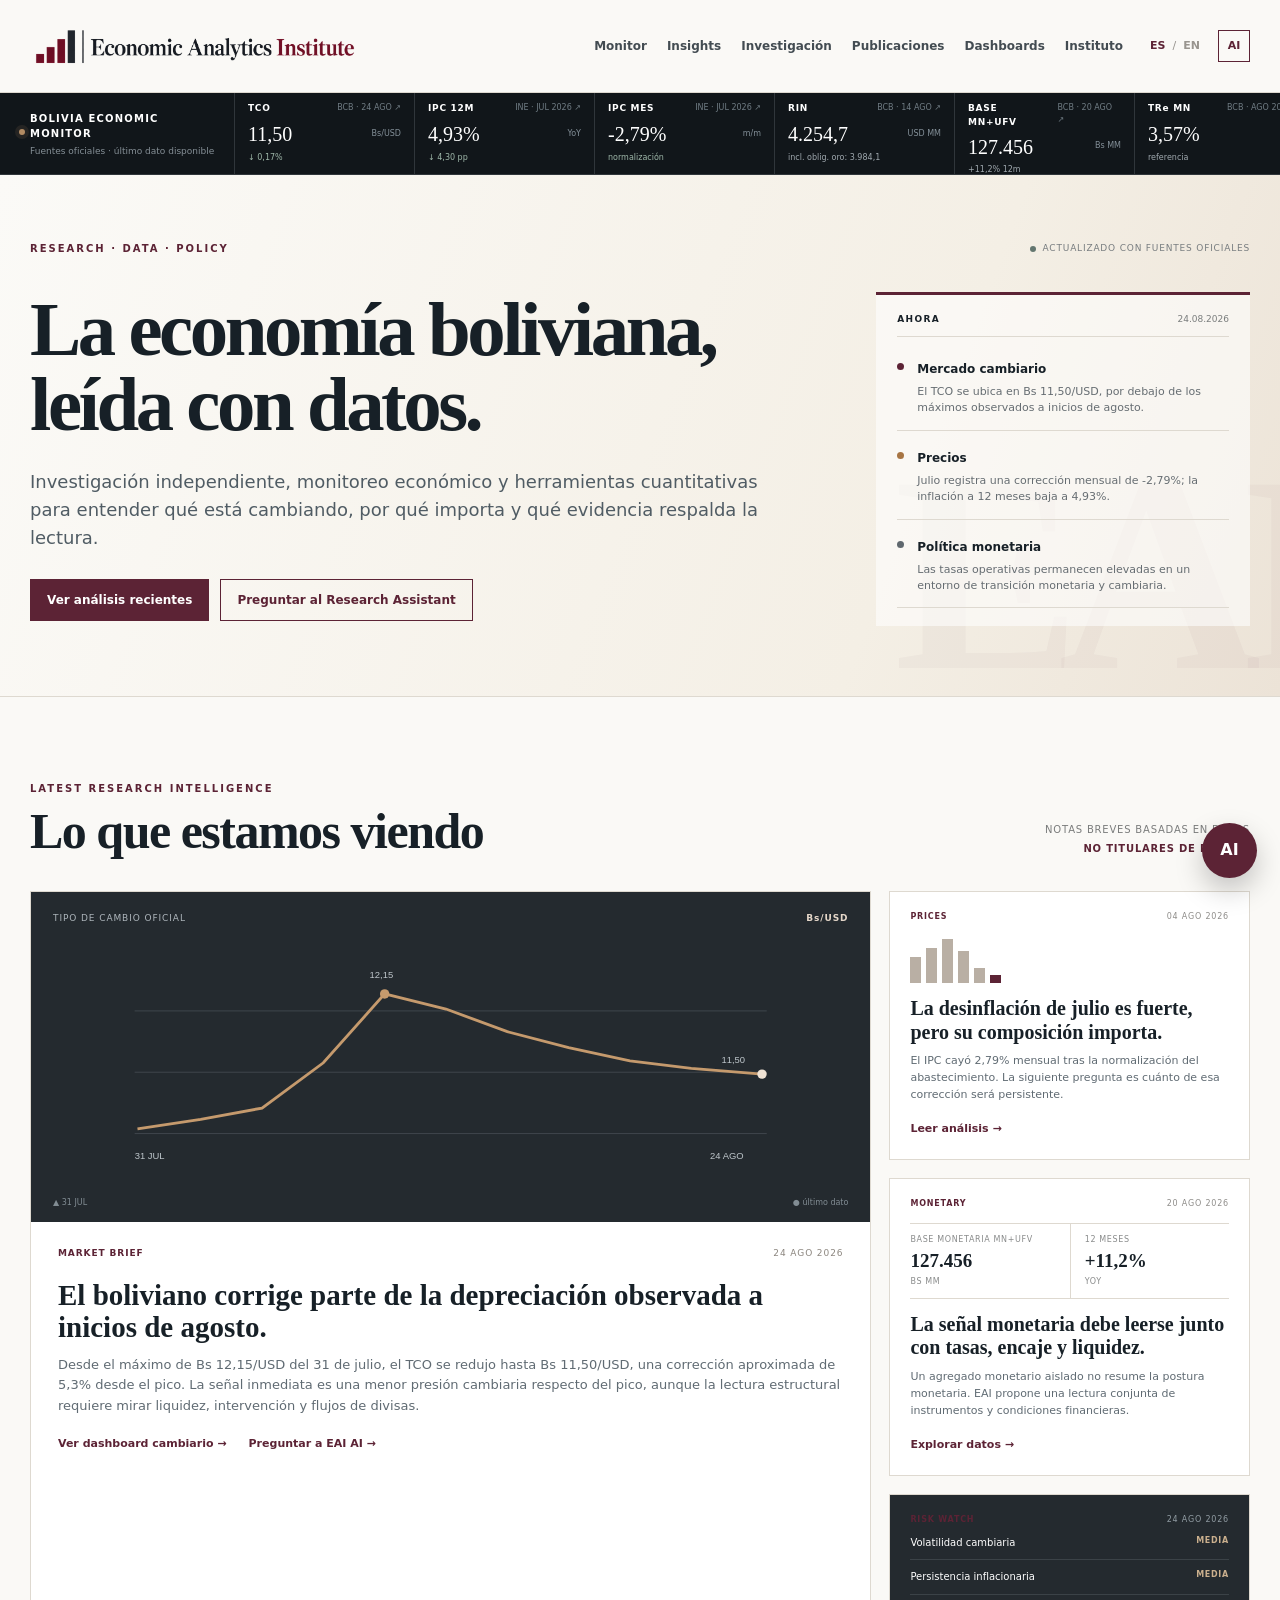
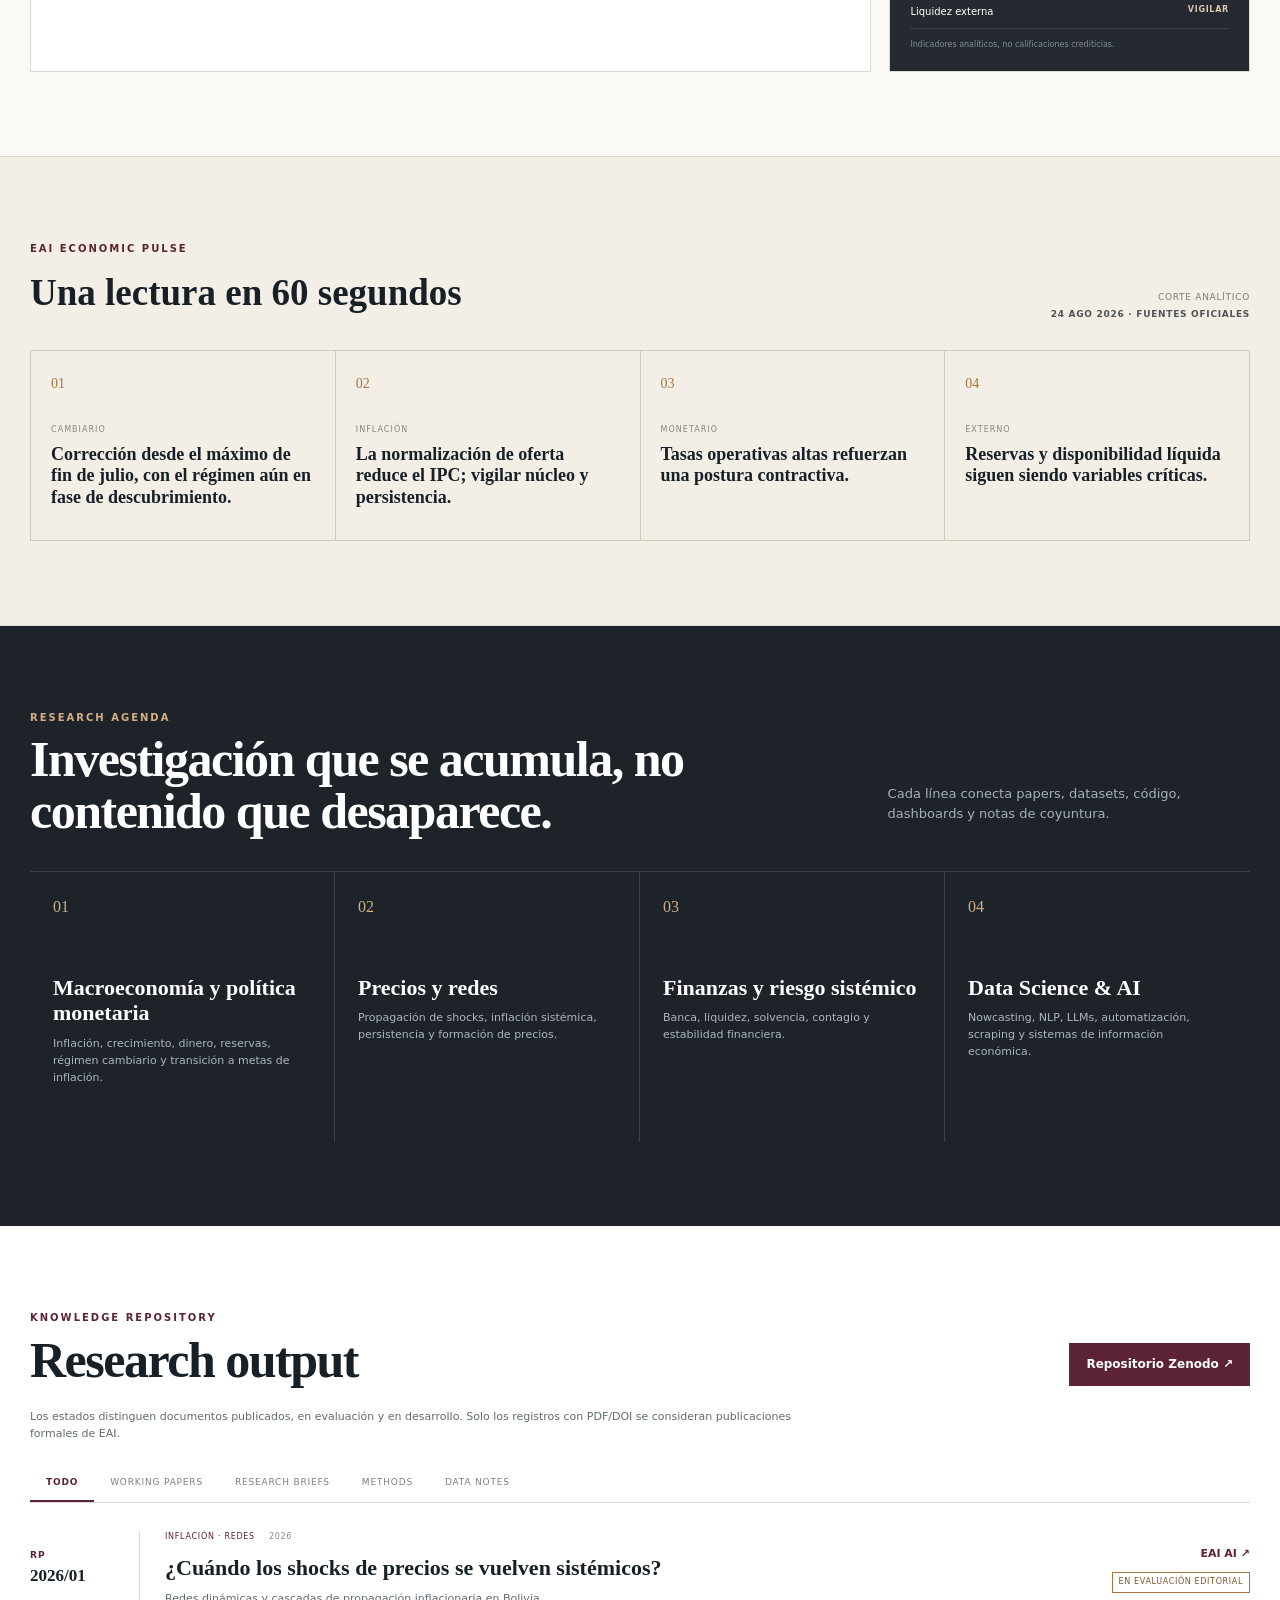
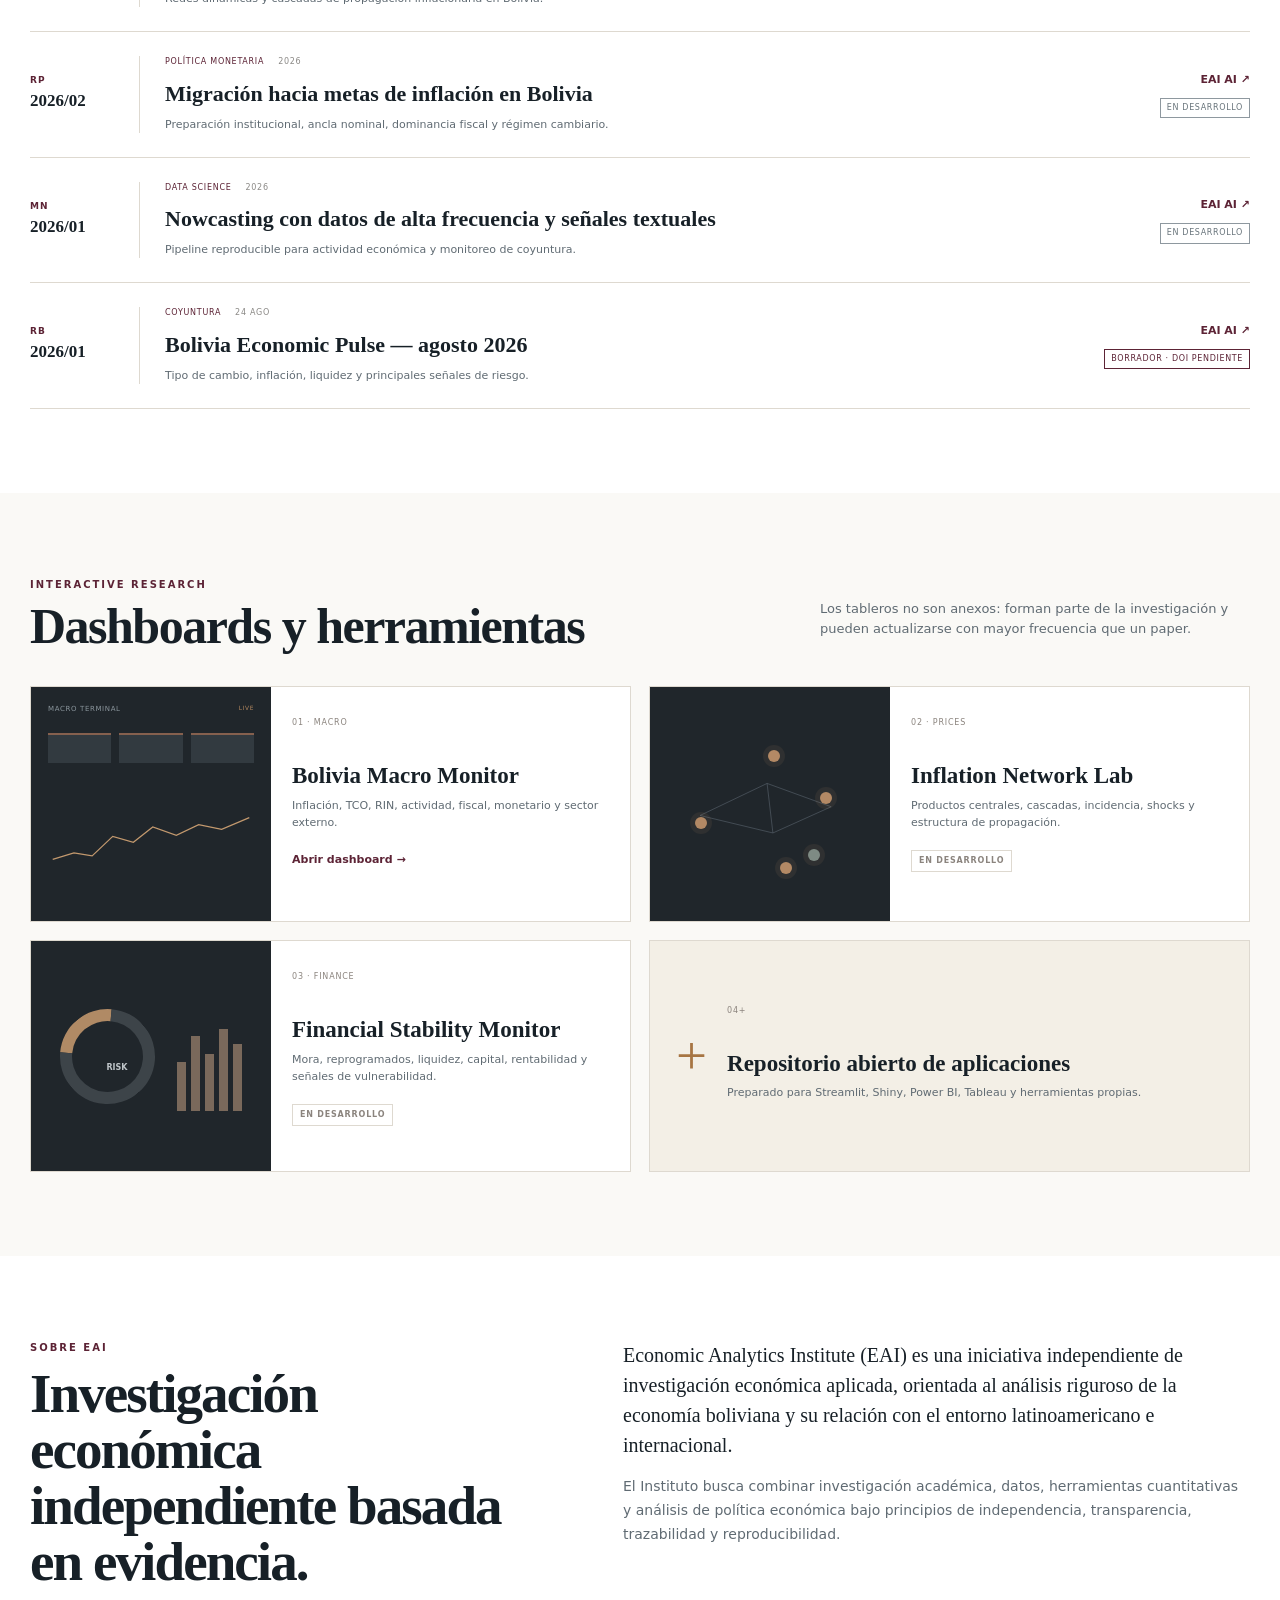
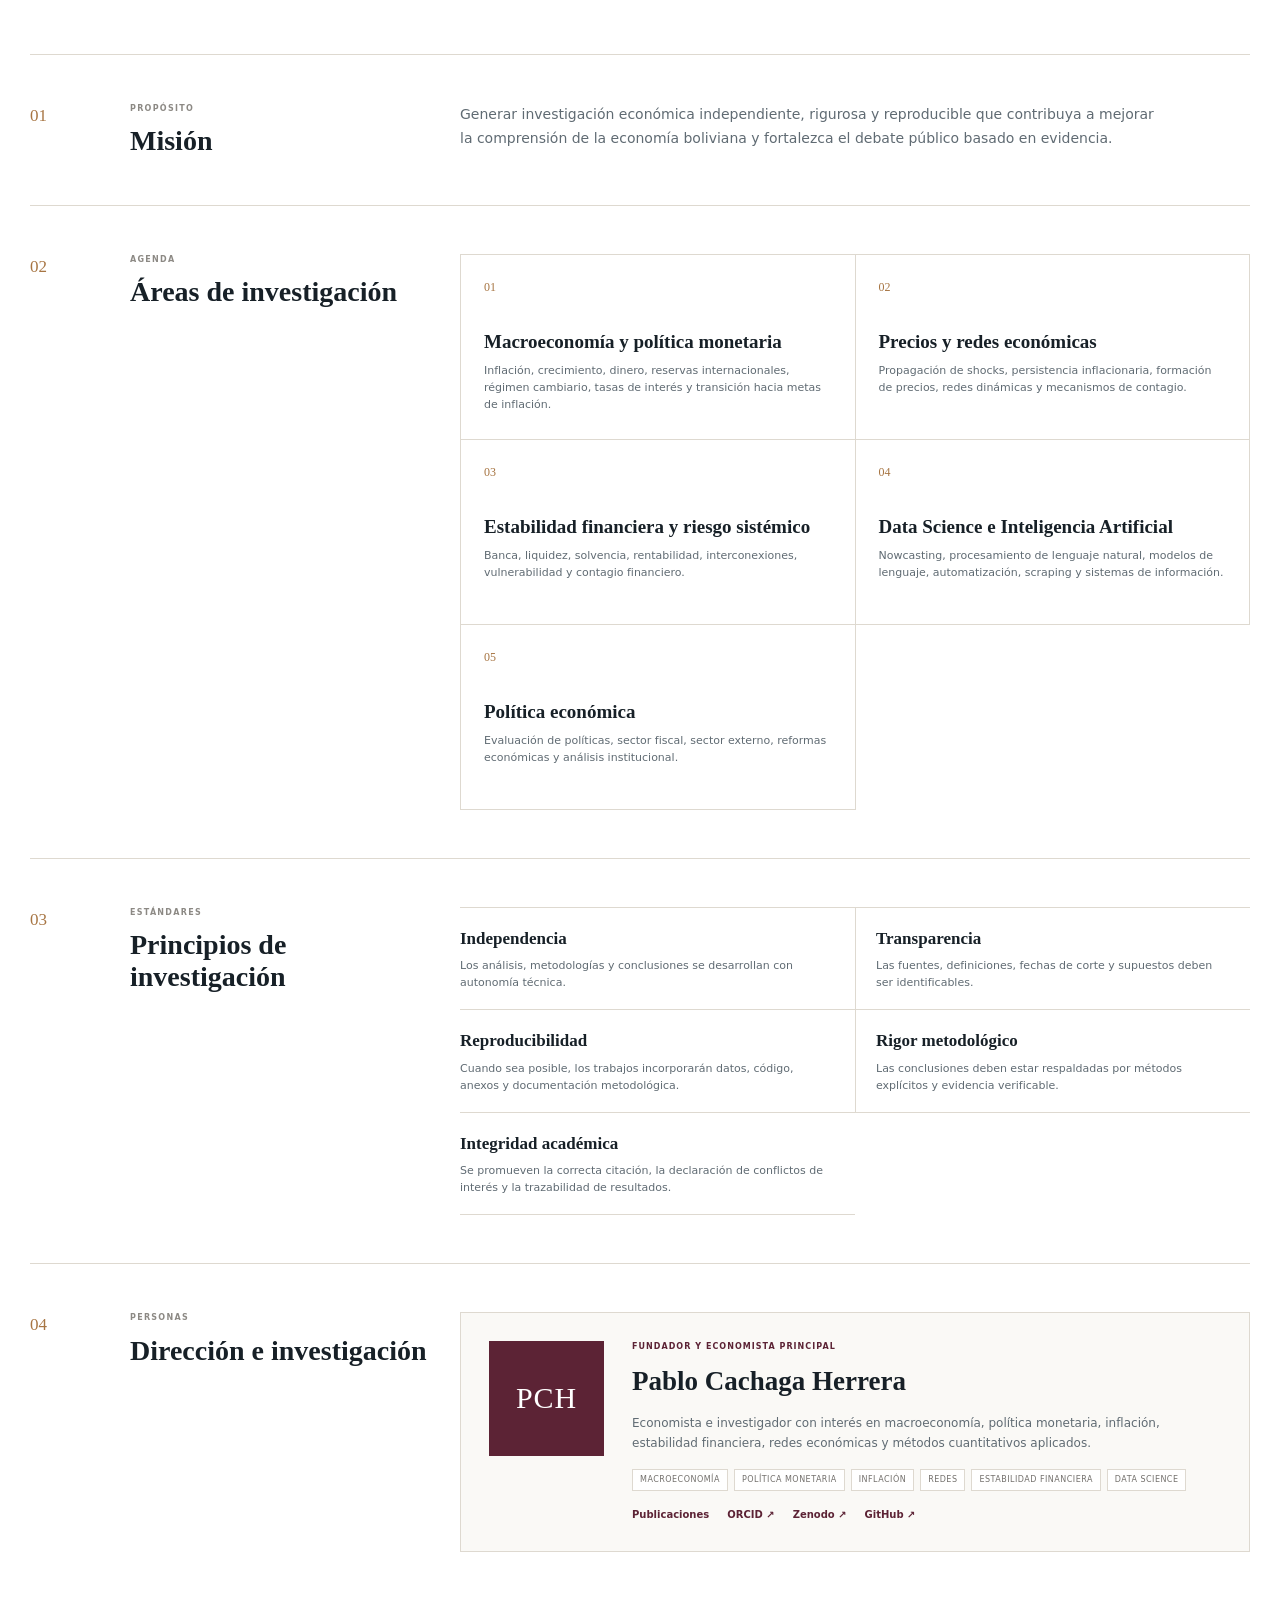
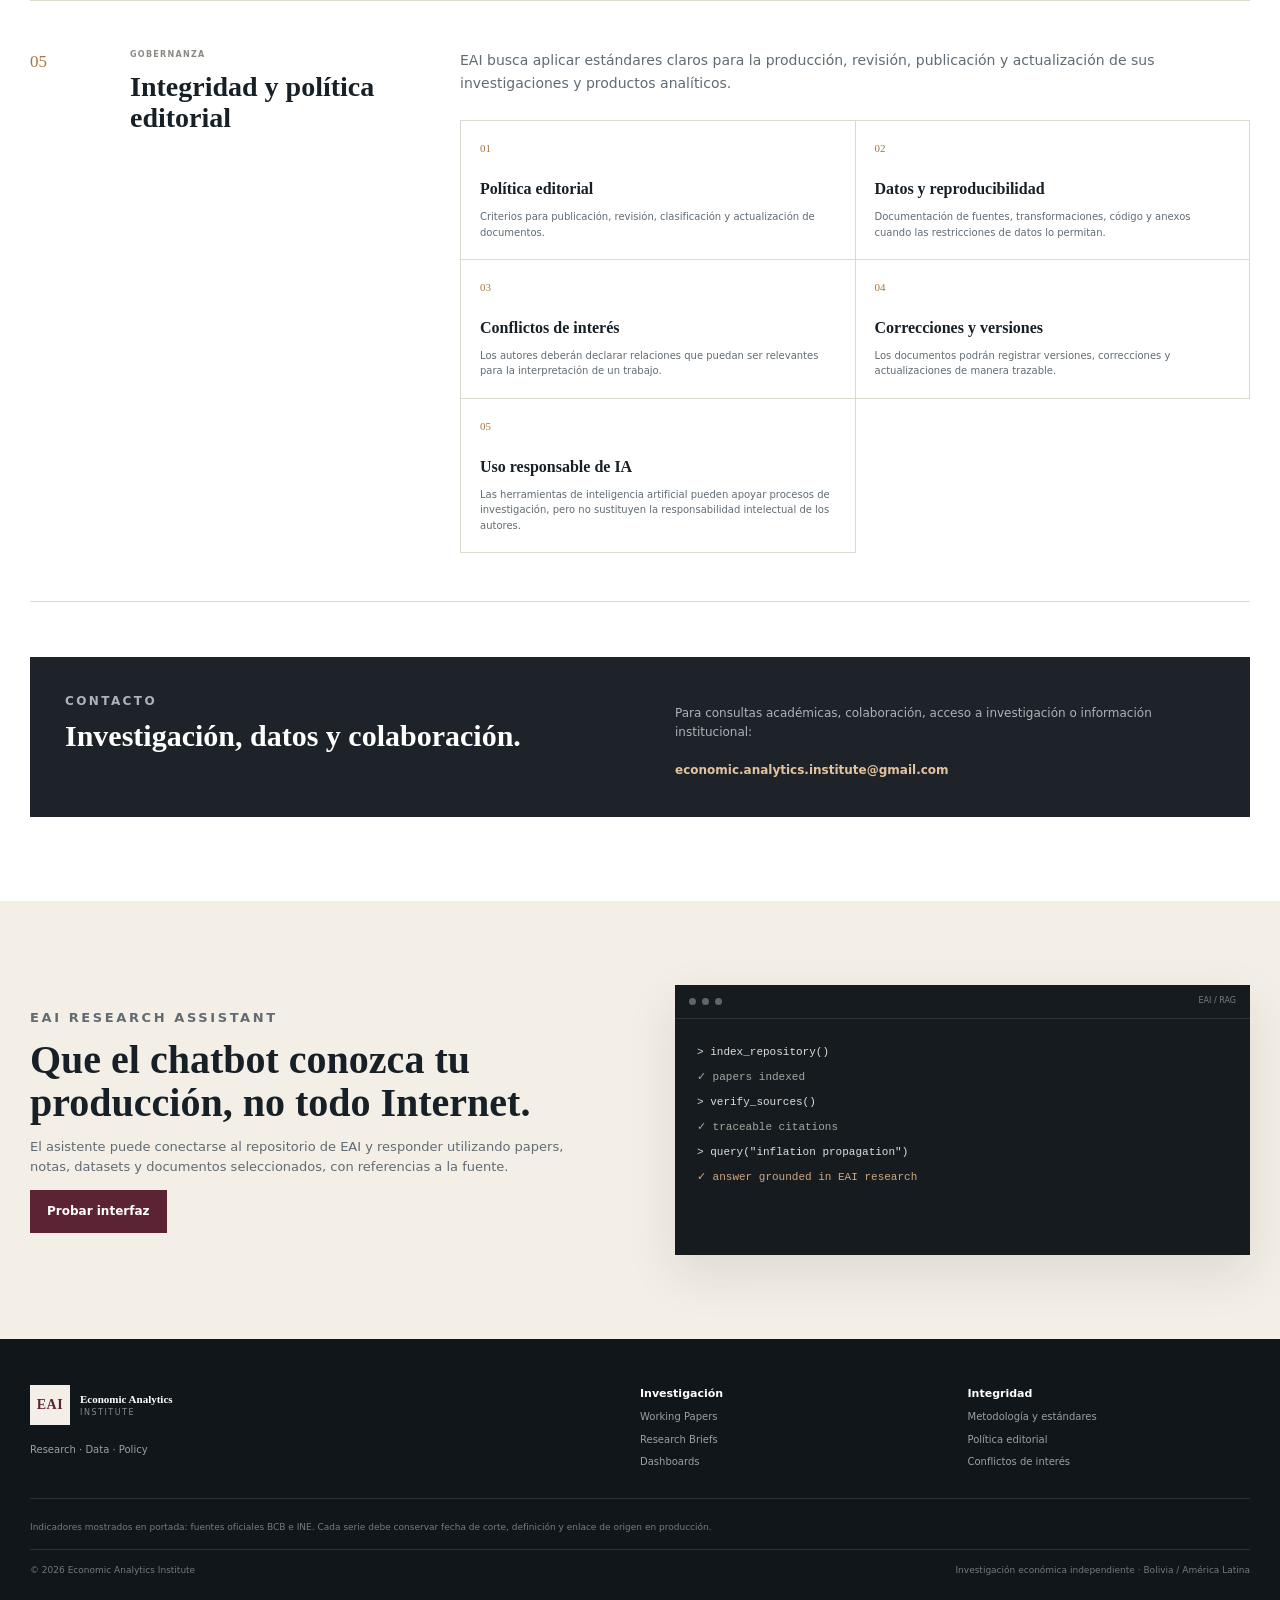
<file: index.html>
<!doctype html>
<html lang="es">
<head>
  <meta charset="utf-8" />
  <meta name="viewport" content="width=device-width, initial-scale=1" />

  <title>Economic Analytics Institute | Research, Data & Policy</title>

  <meta name="description"
        content="Economic Analytics Institute (EAI): investigación económica independiente, datos, herramientas cuantitativas y análisis de políticas con foco en Bolivia y América Latina." />
  <meta name="author" content="Economic Analytics Institute" />
  <meta name="theme-color" content="#5c2335" />

  <meta property="og:title" content="Economic Analytics Institute" />
  <meta property="og:description"
        content="Investigación económica independiente, datos y análisis de políticas con foco en Bolivia y América Latina." />
  <meta property="og:type" content="website" />

  <link rel="stylesheet" href="styles.css" />
  <link rel="stylesheet" href="workshop-fixes.css" />
  <link rel="icon" type="image/png" href="assets/brand/eai-favicon.png" />
  <link rel="shortcut icon" href="assets/brand/eai-favicon.png" />
</head>
<body>
<header class="site-header">
  <div class="container nav-wrap">
    <a class="brand" href="#home" aria-label="Economic Analytics Institute">
      <img src="assets/brand/eai-logo-header.png"
           alt="Economic Analytics Institute"
           class="brand-logo" />
    </a>

    <button class="menu-toggle" id="menuToggle" aria-label="Menu">☰</button>

    <nav class="main-nav" id="mainNav">
      <a href="#terminal" data-i18n="nav.monitor">Monitor</a>
      <a href="#insights" data-i18n="nav.insights">Insights</a>
      <a href="#research" data-i18n="nav.research">Investigación</a>
      <a href="#publications" data-i18n="nav.publications">Publicaciones</a>
      <a href="#dashboards" data-i18n="nav.dashboards">Dashboards</a>
      <a href="#about" data-i18n="nav.about">Instituto</a>
    </nav>

    <div class="header-actions">
      <div class="language-switch" aria-label="Language">
        <button class="lang-btn active" data-lang="es">ES</button><span>/</span><button class="lang-btn" data-lang="en">EN</button>
      </div>
      <button class="mini-ai" id="openChatTop" aria-label="Research Assistant">AI</button>
    </div>
  </div>
</header>

<main>
<!-- Bloomberg-style data ribbon -->
<section class="market-ribbon" id="terminal">
  <div class="ribbon-label">
    <span class="live-dot"></span>
    <strong data-i18n="ribbon.title">BOLIVIA ECONOMIC MONITOR</strong>
    <small data-i18n="ribbon.note">Fuentes oficiales · último dato disponible</small>
  </div>

  <div class="ticker-track">
    <article class="ticker-item">
      <div><span data-i18n="tick.fx">TCO</span><small><a class="ticker-source" href="https://www.bcb.gob.bo/tiposDeCambioHistorico/index.php?anio=2026" target="_blank" rel="noopener">BCB · 24 AGO ↗</a></small></div>
      <strong>11,50</strong><em>Bs/USD</em>
      <span class="ticker-move positive">↓ 0,17%</span>
    </article>
    <article class="ticker-item">
      <div><span data-i18n="tick.cpi">IPC 12M</span><small><a class="ticker-source" href="https://www.ine.gob.bo/index.php/el-indice-de-precios-al-consumidor-disminuyo-279-en-bolivia-durante-julio-de-2026/" target="_blank" rel="noopener">INE · JUL 2026 ↗</a></small></div>
      <strong>4,93%</strong><em>YoY</em>
      <span class="ticker-move positive">↓ 4,30 pp</span>
    </article>
    <article class="ticker-item">
      <div><span data-i18n="tick.cpiM">IPC MES</span><small><a class="ticker-source" href="https://www.ine.gob.bo/index.php/el-indice-de-precios-al-consumidor-disminuyo-279-en-bolivia-durante-julio-de-2026/" target="_blank" rel="noopener">INE · JUL 2026 ↗</a></small></div>
      <strong>-2,79%</strong><em>m/m</em>
      <span class="ticker-move positive" data-i18n="tick.normalization">normalización</span>
    </article>
    <article class="ticker-item">
      <div><span data-i18n="tick.rin">RIN</span><small><a class="ticker-source" href="https://www.bcb.gob.bo/webdocs/bcb_semanal/app/" target="_blank" rel="noopener">BCB · 14 AGO ↗</a></small></div>
      <strong>4.254,7</strong><em>USD MM</em>
      <span class="ticker-move neutral" data-i18n="tick.rinAlt">incl. oblig. oro: 3.984,1</span>
    </article>
    <article class="ticker-item">
      <div><span data-i18n="tick.base">BASE MN+UFV</span><small><a class="ticker-source" href="https://www.bcb.gob.bo/" target="_blank" rel="noopener">BCB · 20 AGO ↗</a></small></div>
      <strong>127.456</strong><em>Bs MM</em>
      <span class="ticker-move neutral">+11,2% 12m</span>
    </article>
    <article class="ticker-item">
      <div><span data-i18n="tick.tre">TRe MN</span><small><a class="ticker-source" href="https://www.bcb.gob.bo/" target="_blank" rel="noopener">BCB · AGO 2026 ↗</a></small></div>
      <strong>3,57%</strong><em>rate</em>
      <span class="ticker-move neutral" data-i18n="tick.reference">referencia</span>
    </article>
    <article class="ticker-item">
      <div><span data-i18n="tick.gold">ORO</span><small><a class="ticker-source" href="https://www.bcb.gob.bo/" target="_blank" rel="noopener">BCB · 24 AGO ↗</a></small></div>
      <strong>4.624,20</strong><em>USD/oz</em>
      <span class="ticker-move neutral" data-i18n="tick.international">internacional</span>
    </article>
  </div>
</section>

<section class="hero" id="home">
  <div class="container">
    <div class="hero-topline">
      <p class="eyebrow">Research · Data · Policy</p>
      <div class="terminal-status"><span></span><span data-i18n="hero.updated">Actualizado con fuentes oficiales</span></div>
    </div>

    <div class="hero-grid">
      <div class="hero-copy">
        <h1 data-i18n="hero.title">La economía boliviana, leída con datos.</h1>
        <p class="hero-lead" data-i18n="hero.lead">
          Investigación independiente, monitoreo económico y herramientas cuantitativas
          para entender qué está cambiando, por qué importa y qué evidencia respalda la lectura.
        </p>
        <div class="hero-actions">
          <a class="btn primary" href="#insights" data-i18n="hero.latest">Ver análisis recientes</a>
          <button class="btn secondary" id="openChatHero" data-i18n="hero.ask">Preguntar al Research Assistant</button>
        </div>
      </div>

      <aside class="hero-side">
        <div class="hero-side-title">
          <span data-i18n="hero.now">AHORA</span>
          <small>24.08.2026</small>
        </div>
        <div class="now-item">
          <span class="signal burgundy"></span>
          <div><strong data-i18n="now.fx">Mercado cambiario</strong><p data-i18n="now.fxp">El TCO se ubica en Bs 11,50/USD, por debajo de los máximos observados a inicios de agosto.</p></div>
        </div>
        <div class="now-item">
          <span class="signal copper"></span>
          <div><strong data-i18n="now.prices">Precios</strong><p data-i18n="now.pricesp">Julio registra una corrección mensual de -2,79%; la inflación a 12 meses baja a 4,93%.</p></div>
        </div>
        <div class="now-item">
          <span class="signal graphite"></span>
          <div><strong data-i18n="now.policy">Política monetaria</strong><p data-i18n="now.policyp">Las tasas operativas permanecen elevadas en un entorno de transición monetaria y cambiaria.</p></div>
        </div>
      </aside>
    </div>
  </div>
</section>

<!-- Main research intelligence -->
<section class="section intelligence-section" id="insights">
  <div class="container">
    <div class="section-head">
      <div>
        <p class="eyebrow" data-i18n="ins.kicker">Latest research intelligence</p>
        <h2 data-i18n="ins.title">Lo que estamos viendo</h2>
      </div>
      <div class="section-side-note">
        <span data-i18n="ins.note1">Notas breves basadas en datos</span>
        <strong data-i18n="ins.note2">no titulares de prensa</strong>
      </div>
    </div>

    <div class="insights-layout">
      <article class="insight-feature">
        <div class="insight-visual">
          <div class="chart-header">
            <span data-i18n="feature.label">TIPO DE CAMBIO OFICIAL</span>
            <strong>Bs/USD</strong>
          </div>
          <svg viewBox="0 0 720 265" role="img" aria-label="Stylized exchange-rate mini chart">
            <line x1="25" y1="220" x2="695" y2="220" class="gridline"/>
            <line x1="25" y1="155" x2="695" y2="155" class="gridline"/>
            <line x1="25" y1="90" x2="695" y2="90" class="gridline"/>
            <polyline points="28,215 95,205 160,193 225,145 290,72 355,88 420,112 485,129 550,143 615,151 690,157" class="chart-line"/>
            <circle cx="290" cy="72" r="5" class="chart-point"/>
            <circle cx="690" cy="157" r="5" class="chart-point current"/>
            <text x="274" y="55">12,15</text>
            <text x="647" y="145">11,50</text>
            <text x="25" y="247">31 JUL</text>
            <text x="635" y="247">24 AGO</text>
          </svg>
          <div class="chart-caption"><span>▲ 31 JUL</span><span data-i18n="feature.today">● último dato</span></div>
        </div>
        <div class="insight-copy">
          <div class="insight-meta"><span>Market Brief</span><time>24 AGO 2026</time></div>
          <h3 data-i18n="feature.title">El boliviano corrige parte de la depreciación observada a inicios de agosto.</h3>
          <p data-i18n="feature.body">
            Desde el máximo de Bs 12,15/USD del 31 de julio, el TCO se redujo hasta Bs 11,50/USD.
            La señal inmediata es una menor presión cambiaria respecto del pico, aunque la lectura estructural
            requiere mirar liquidez, intervención y flujos de divisas.
          </p>
          <div class="insight-actions">
            <a href="macro.html#cambiario" class="text-link" data-i18n="feature.dashboard">Ver dashboard cambiario →</a>
            <button class="text-link ask-insight" data-question-es="¿Qué explica la corrección reciente del tipo de cambio en Bolivia?" data-question-en="What explains the recent correction in Bolivia's exchange rate?" data-i18n="feature.ask">Preguntar a EAI AI →</button>
          </div>
        </div>
      </article>

      <div class="insight-stack">
        <article class="insight-card">
          <div class="insight-card-top"><span class="topic">Prices</span><time>04 AGO 2026</time></div>
          <div class="spark bars">
            <i style="height:55%"></i><i style="height:74%"></i><i style="height:92%"></i><i style="height:68%"></i><i style="height:31%"></i><i class="last" style="height:18%"></i>
          </div>
          <h3 data-i18n="card1.title">La desinflación de julio es fuerte, pero su composición importa.</h3>
          <p data-i18n="card1.body">El IPC cayó 2,79% mensual tras la normalización del abastecimiento. La siguiente pregunta es cuánto de esa corrección será persistente.</p>
          <a href="#publications" class="text-link" data-i18n="ins.read">Leer análisis →</a>
        </article>

        <article class="insight-card">
          <div class="insight-card-top"><span class="topic">Monetary</span><time>20 AGO 2026</time></div>
          <div class="metric-pair">
            <div><small data-i18n="card2.base">Base monetaria MN+UFV</small><strong>127.456</strong><span>Bs MM</span></div>
            <div><small data-i18n="card2.yoy">12 meses</small><strong>+11,2%</strong><span>YoY</span></div>
          </div>
          <h3 data-i18n="card2.title">La señal monetaria debe leerse junto con tasas, encaje y liquidez.</h3>
          <p data-i18n="card2.body">Un agregado monetario aislado no resume la postura monetaria. EAI propone una lectura conjunta de instrumentos y condiciones financieras.</p>
          <a href="macro.html#monetario" class="text-link" data-i18n="ins.explore">Explorar datos →</a>
        </article>

        <article class="insight-card compact-risk">
          <div class="insight-card-top"><span class="topic">Risk Watch</span><time>24 AGO 2026</time></div>
          <div class="risk-row"><span data-i18n="risk.fx">Volatilidad cambiaria</span><strong class="risk-mid" data-i18n="risk.mid">MEDIA</strong></div>
          <div class="risk-row"><span data-i18n="risk.prices">Persistencia inflacionaria</span><strong class="risk-mid" data-i18n="risk.mid">MEDIA</strong></div>
          <div class="risk-row"><span data-i18n="risk.external">Liquidez externa</span><strong class="risk-watch" data-i18n="risk.watch">VIGILAR</strong></div>
          <p class="risk-disclaimer" data-i18n="risk.note">Indicadores analíticos, no calificaciones crediticias.</p>
        </article>
      </div>
    </div>
  </div>
</section>

<!-- A second terminal-like data layer -->
<section class="section pulse-section">
  <div class="container">
    <div class="pulse-header">
      <div><p class="eyebrow">EAI Economic Pulse</p><h2 data-i18n="pulse.title">Una lectura en 60 segundos</h2></div>
      <div class="pulse-time"><span data-i18n="pulse.cut">Corte analítico</span><strong>24 AGO 2026 · FUENTES OFICIALES</strong></div>
    </div>

    <div class="pulse-grid">
      <article><span class="pulse-number">01</span><small data-i18n="pulse.p1k">CAMBIARIO</small><h3 data-i18n="pulse.p1">Corrección desde máximos, pero régimen aún en fase de descubrimiento.</h3></article>
      <article><span class="pulse-number">02</span><small data-i18n="pulse.p2k">INFLACIÓN</small><h3 data-i18n="pulse.p2">La normalización de oferta reduce el IPC; vigilar núcleo y persistencia.</h3></article>
      <article><span class="pulse-number">03</span><small data-i18n="pulse.p3k">MONETARIO</small><h3 data-i18n="pulse.p3">Tasas operativas altas refuerzan una postura contractiva.</h3></article>
      <article><span class="pulse-number">04</span><small data-i18n="pulse.p4k">EXTERNO</small><h3 data-i18n="pulse.p4">Reservas y disponibilidad líquida siguen siendo variables críticas.</h3></article>
    </div>
  </div>
</section>

<section class="section dark-section" id="research">
  <div class="container">
    <div class="section-head light-head">
      <div><p class="eyebrow light">Research Agenda</p><h2 data-i18n="research.title">Investigación que se acumula, no contenido que desaparece.</h2></div>
      <p data-i18n="research.lead">Cada línea conecta papers, datasets, código, dashboards y notas de coyuntura.</p>
    </div>
    <div class="research-grid">
      <article><span>01</span><h3 data-i18n="research.r1">Macroeconomía y política monetaria</h3><p data-i18n="research.r1p">Inflación, crecimiento, dinero, reservas, régimen cambiario y transición a metas de inflación.</p></article>
      <article><span>02</span><h3 data-i18n="research.r2">Precios y redes</h3><p data-i18n="research.r2p">Propagación de shocks, inflación sistémica, persistencia y formación de precios.</p></article>
      <article><span>03</span><h3 data-i18n="research.r3">Finanzas y riesgo sistémico</h3><p data-i18n="research.r3p">Banca, liquidez, solvencia, contagio y estabilidad financiera.</p></article>
      <article><span>04</span><h3>Data Science & AI</h3><p data-i18n="research.r4p">Nowcasting, NLP, LLMs, automatización, scraping y sistemas de información económica.</p></article>
    </div>
  </div>
</section>

<section class="section publications-section" id="publications">
  <div class="container">
    <div class="section-head">
      <div><p class="eyebrow">Knowledge Repository</p><h2 data-i18n="pub.title">Research output</h2></div>
      <a class="btn primary" href="https://zenodo.org/communities/economic-analytics-institute/" target="_blank" rel="noopener" data-i18n="pub.zenodo">Repositorio Zenodo ↗</a>
    </div>

    <p class="publication-note" data-i18n="pub.note">Los estados distinguen documentos publicados, en evaluación y en desarrollo. Solo los registros con PDF/DOI se consideran publicaciones formales de EAI.</p>

    <div class="publication-tabs">
      <button class="pub-tab active" data-filter="all" data-i18n="pub.all">Todo</button>
      <button class="pub-tab" data-filter="working">Working Papers</button>
      <button class="pub-tab" data-filter="brief">Research Briefs</button>
      <button class="pub-tab" data-filter="methods">Methods</button>
      <button class="pub-tab" data-filter="data">Data Notes</button>
    </div>

    <div class="paper-list" id="paperList">
      <article class="paper-row" data-kind="working">
        <div class="paper-code"><span>RP</span><strong>2026/01</strong></div>
        <div class="paper-main"><div class="paper-top"><span data-i18n="paper.area1">Inflación · Redes</span><time>2026</time></div><h3 data-i18n="paper.title1">¿Cuándo los shocks de precios se vuelven sistémicos?</h3><p data-i18n="paper.desc1">Redes dinámicas y cascadas de propagación inflacionaria en Bolivia.</p></div>
        <div class="paper-cta"><button class="text-link ask-paper" data-paper="¿Cuándo los shocks de precios se vuelven sistémicos?">EAI AI ↗</button><span class="status-pill status-review" data-i18n="status.review">En evaluación editorial</span></div>
      </article>

      <article class="paper-row" data-kind="working">
        <div class="paper-code"><span>RP</span><strong>2026/02</strong></div>
        <div class="paper-main"><div class="paper-top"><span data-i18n="paper.area2">Política monetaria</span><time>2026</time></div><h3 data-i18n="paper.title2">Migración hacia metas de inflación en Bolivia</h3><p data-i18n="paper.desc2">Preparación institucional, ancla nominal, dominancia fiscal y régimen cambiario.</p></div>
        <div class="paper-cta"><button class="text-link ask-paper" data-paper="Migración hacia metas de inflación en Bolivia">EAI AI ↗</button><span class="status-pill status-progress" data-i18n="status.progress">En desarrollo</span></div>
      </article>

      <article class="paper-row" data-kind="methods">
        <div class="paper-code"><span>MN</span><strong>2026/01</strong></div>
        <div class="paper-main"><div class="paper-top"><span>Data Science</span><time>2026</time></div><h3 data-i18n="paper.title3">Nowcasting con datos de alta frecuencia y señales textuales</h3><p data-i18n="paper.desc3">Pipeline reproducible para actividad económica y monitoreo de coyuntura.</p></div>
        <div class="paper-cta"><button class="text-link ask-paper" data-paper="Nowcasting con datos de alta frecuencia y señales textuales">EAI AI ↗</button><span class="status-pill status-progress" data-i18n="status.progress">En desarrollo</span></div>
      </article>

      <article class="paper-row" data-kind="brief">
        <div class="paper-code"><span>RB</span><strong>2026/01</strong></div>
        <div class="paper-main"><div class="paper-top"><span data-i18n="paper.area4">Coyuntura</span><time>24 AGO</time></div><h3 data-i18n="paper.title4">Bolivia Economic Pulse — agosto 2026</h3><p data-i18n="paper.desc4">Tipo de cambio, inflación, liquidez y principales señales de riesgo.</p></div>
        <div class="paper-cta"><button class="text-link ask-paper" data-paper="Bolivia Economic Pulse agosto 2026">EAI AI ↗</button><span class="status-pill status-draft" data-i18n="status.draft">Borrador · DOI pendiente</span></div>
      </article>
    </div>
  </div>
</section>

<section class="section dashboard-section" id="dashboards">
  <div class="container">
    <div class="section-head">
      <div><p class="eyebrow">Interactive Research</p><h2 data-i18n="dash.title">Dashboards y herramientas</h2></div>
      <p data-i18n="dash.lead">Los tableros no son anexos: forman parte de la investigación y pueden actualizarse con mayor frecuencia que un paper.</p>
    </div>

    <div class="dashboard-grid">
      <article class="dashboard-card">
        <div class="dashboard-screen macro-screen">
          <div class="mini-top"><span>MACRO TERMINAL</span><small>LIVE</small></div>
          <div class="mini-kpis"><i></i><i></i><i></i></div>
          <svg viewBox="0 0 350 115"><polyline points="8,93 44,82 75,87 110,54 145,64 178,38 218,52 256,34 295,42 342,22"/></svg>
        </div>
        <div class="dashboard-copy"><span>01 · Macro</span><h3 data-i18n="dash.macro">Bolivia Macro Monitor</h3><p data-i18n="dash.macrop">Inflación, TCO, RIN, actividad, fiscal, monetario y sector externo.</p><a class="text-link" href="macro.html" data-i18n="dash.open">Abrir dashboard →</a></div>
      </article>

      <article class="dashboard-card">
        <div class="dashboard-screen network-screen">
          <div class="network-node n1"></div><div class="network-node n2"></div><div class="network-node n3"></div><div class="network-node n4"></div><div class="network-node n5"></div>
          <svg viewBox="0 0 350 180"><line x1="55" y1="110" x2="170" y2="55"/><line x1="170" y1="55" x2="280" y2="95"/><line x1="55" y1="110" x2="180" y2="140"/><line x1="180" y1="140" x2="280" y2="95"/><line x1="170" y1="55" x2="180" y2="140"/></svg>
        </div>
        <div class="dashboard-copy"><span>02 · Prices</span><h3 data-i18n="dash.prices">Inflation Network Lab</h3><p data-i18n="dash.pricesp">Productos centrales, cascadas, incidencia, shocks y estructura de propagación.</p><span class="dashboard-soon" data-i18n="dash.soon">En desarrollo</span></div>
      </article>

      <article class="dashboard-card">
        <div class="dashboard-screen finance-screen">
          <div class="gauge"><div></div><strong>RISK</strong></div>
          <div class="finance-bars"><i style="height:45%"></i><i style="height:68%"></i><i style="height:52%"></i><i style="height:75%"></i><i style="height:61%"></i></div>
        </div>
        <div class="dashboard-copy"><span>03 · Finance</span><h3 data-i18n="dash.fin">Financial Stability Monitor</h3><p data-i18n="dash.finp">Mora, reprogramados, liquidez, capital, rentabilidad y señales de vulnerabilidad.</p><span class="dashboard-soon" data-i18n="dash.soon">En desarrollo</span></div>
      </article>

      <article class="dashboard-card add-dashboard">
        <div class="add-symbol">+</div>
        <div class="dashboard-copy"><span>04+</span><h3 data-i18n="dash.more">Repositorio abierto de aplicaciones</h3><p data-i18n="dash.morep">Preparado para Streamlit, Shiny, Power BI, Tableau y herramientas propias.</p></div>
      </article>
    </div>
  </div>
</section>

<section class="section about-section" id="about">
  <div class="container">

    <div class="about-intro-grid">
      <div>
        <p class="eyebrow" data-i18n="about.kicker">Sobre EAI</p>
        <h2 data-i18n="about.title">Investigación económica independiente basada en evidencia.</h2>
      </div>

      <div class="about-intro-copy">
        <p class="about-lead" data-i18n="about.intro">
          Economic Analytics Institute (EAI) es una iniciativa independiente de investigación económica aplicada,
          orientada al análisis riguroso de la economía boliviana y su relación con el entorno latinoamericano e internacional.
        </p>
        <p data-i18n="about.intro2">
          El Instituto busca combinar investigación académica, datos, herramientas cuantitativas y análisis de política económica
          bajo principios de independencia, transparencia, trazabilidad y reproducibilidad.
        </p>
      </div>
    </div>

    <div class="institution-block" id="mission">
      <div class="institution-number">01</div>
      <div class="institution-title">
        <span data-i18n="about.missionLabel">PROPÓSITO</span>
        <h3 data-i18n="about.missionTitle">Misión</h3>
      </div>
      <div class="institution-content">
        <p data-i18n="about.mission">
          Generar investigación económica independiente, rigurosa y reproducible que contribuya a mejorar la comprensión
          de la economía boliviana y fortalezca el debate público basado en evidencia.
        </p>
      </div>
    </div>

    <div class="institution-block research-areas-block">
      <div class="institution-number">02</div>
      <div class="institution-title">
        <span data-i18n="about.areasLabel">AGENDA</span>
        <h3 data-i18n="about.areasTitle">Áreas de investigación</h3>
      </div>

      <div class="institution-content">
        <div class="about-research-grid">
          <article>
            <span>01</span>
            <h4 data-i18n="about.area1">Macroeconomía y política monetaria</h4>
            <p data-i18n="about.area1p">Inflación, crecimiento, dinero, reservas internacionales, régimen cambiario, tasas de interés y transición hacia metas de inflación.</p>
          </article>

          <article>
            <span>02</span>
            <h4 data-i18n="about.area2">Precios y redes económicas</h4>
            <p data-i18n="about.area2p">Propagación de shocks, persistencia inflacionaria, formación de precios, redes dinámicas y mecanismos de contagio.</p>
          </article>

          <article>
            <span>03</span>
            <h4 data-i18n="about.area3">Estabilidad financiera y riesgo sistémico</h4>
            <p data-i18n="about.area3p">Banca, liquidez, solvencia, rentabilidad, interconexiones, vulnerabilidad y contagio financiero.</p>
          </article>

          <article>
            <span>04</span>
            <h4 data-i18n="about.area4">Data Science e Inteligencia Artificial</h4>
            <p data-i18n="about.area4p">Nowcasting, procesamiento de lenguaje natural, modelos de lenguaje, automatización, scraping y sistemas de información.</p>
          </article>

          <article>
            <span>05</span>
            <h4 data-i18n="about.area5">Política económica</h4>
            <p data-i18n="about.area5p">Evaluación de políticas, sector fiscal, sector externo, reformas económicas y análisis institucional.</p>
          </article>
        </div>
      </div>
    </div>

    <div class="institution-block" id="integrity">
      <div class="institution-number">03</div>
      <div class="institution-title">
        <span data-i18n="about.principlesLabel">ESTÁNDARES</span>
        <h3 data-i18n="about.principlesTitle">Principios de investigación</h3>
      </div>

      <div class="institution-content">
        <div class="principles-grid">
          <article>
            <strong data-i18n="about.principle1">Independencia</strong>
            <p data-i18n="about.principle1p">Los análisis, metodologías y conclusiones se desarrollan con autonomía técnica.</p>
          </article>

          <article>
            <strong data-i18n="about.principle2">Transparencia</strong>
            <p data-i18n="about.principle2p">Las fuentes, definiciones, fechas de corte y supuestos deben ser identificables.</p>
          </article>

          <article>
            <strong data-i18n="about.principle3">Reproducibilidad</strong>
            <p data-i18n="about.principle3p">Cuando sea posible, los trabajos incorporarán datos, código, anexos y documentación metodológica.</p>
          </article>

          <article>
            <strong data-i18n="about.principle4">Rigor metodológico</strong>
            <p data-i18n="about.principle4p">Las conclusiones deben estar respaldadas por métodos explícitos y evidencia verificable.</p>
          </article>

          <article>
            <strong data-i18n="about.principle5">Integridad académica</strong>
            <p data-i18n="about.principle5p">Se promueven la correcta citación, la declaración de conflictos de interés y la trazabilidad de resultados.</p>
          </article>
        </div>
      </div>
    </div>

    <div class="institution-block people-block" id="people">
      <div class="institution-number">04</div>
      <div class="institution-title">
        <span data-i18n="about.peopleLabel">PERSONAS</span>
        <h3 data-i18n="about.peopleTitle">Dirección e investigación</h3>
      </div>

      <div class="institution-content">
        <article class="researcher-card">
          <div class="researcher-monogram">PCH</div>

          <div class="researcher-main">
            <span class="researcher-role" data-i18n="about.role">Fundador y Economista Principal</span>
            <h4>Pablo Cachaga Herrera</h4>
            <p data-i18n="about.pabloBio">
              Economista e investigador con interés en macroeconomía, política monetaria, inflación,
              estabilidad financiera, redes económicas y métodos cuantitativos aplicados.
            </p>

            <div class="researcher-fields">
              <span data-i18n="about.field1">Macroeconomía</span>
              <span data-i18n="about.field2">Política monetaria</span>
              <span data-i18n="about.field3">Inflación</span>
              <span data-i18n="about.field4">Redes</span>
              <span data-i18n="about.field5">Estabilidad financiera</span>
              <span>Data Science</span>
            </div>

            <div class="researcher-links">
              <a href="#publications" data-i18n="about.publicationsLink">Publicaciones</a>
              <a href="https://orcid.org/0009-0004-1432-2518" target="_blank" rel="noopener noreferrer">ORCID ↗</a>
              <a href="https://zenodo.org/communities/economic-analytics-institute/" target="_blank" rel="noopener noreferrer">Zenodo ↗</a>
              <a href="https://github.com/economic-analytics-institute" target="_blank" rel="noopener noreferrer">GitHub ↗</a>
            </div>
          </div>
        </article>
      </div>
    </div>

    <div class="institution-block editorial-block" id="editorial">
      <div class="institution-number">05</div>
      <div class="institution-title">
        <span data-i18n="about.integrityLabel">GOBERNANZA</span>
        <h3 data-i18n="about.integrityTitle">Integridad y política editorial</h3>
      </div>

      <div class="institution-content">
        <p data-i18n="about.integrityIntro">
          EAI busca aplicar estándares claros para la producción, revisión, publicación y actualización
          de sus investigaciones y productos analíticos.
        </p>

        <div class="policy-grid">
          <article>
            <span>01</span>
            <strong data-i18n="about.policy1">Política editorial</strong>
            <p data-i18n="about.policy1p">Criterios para publicación, revisión, clasificación y actualización de documentos.</p>
          </article>

          <article>
            <span>02</span>
            <strong data-i18n="about.policy2">Datos y reproducibilidad</strong>
            <p data-i18n="about.policy2p">Documentación de fuentes, transformaciones, código y anexos cuando las restricciones de datos lo permitan.</p>
          </article>

          <article id="conflicts">
            <span>03</span>
            <strong data-i18n="about.policy3">Conflictos de interés</strong>
            <p data-i18n="about.policy3p">Los autores deberán declarar relaciones que puedan ser relevantes para la interpretación de un trabajo.</p>
          </article>

          <article>
            <span>04</span>
            <strong data-i18n="about.policy4">Correcciones y versiones</strong>
            <p data-i18n="about.policy4p">Los documentos podrán registrar versiones, correcciones y actualizaciones de manera trazable.</p>
          </article>

          <article>
            <span>05</span>
            <strong data-i18n="about.policy5">Uso responsable de IA</strong>
            <p data-i18n="about.policy5p">Las herramientas de inteligencia artificial pueden apoyar procesos de investigación, pero no sustituyen la responsabilidad intelectual de los autores.</p>
          </article>
        </div>
      </div>
    </div>

    <div class="institution-contact">
      <div>
        <p class="eyebrow" data-i18n="about.contactLabel">CONTACTO</p>
        <h3 data-i18n="about.contactTitle">Investigación, datos y colaboración.</h3>
      </div>

      <div>
        <p data-i18n="about.contactText">Para consultas académicas, colaboración, acceso a investigación o información institucional:</p>
        <a class="institution-email" href="mailto:economic.analytics.institute@gmail.com">economic.analytics.institute@gmail.com</a>
      </div>
    </div>

  </div>
</section>

<section class="section lab-section">
  <div class="container lab-grid">
    <div>
      <p class="eyebrow">EAI Research Assistant</p>
      <h2 data-i18n="ai.title">Que el chatbot conozca tu producción, no todo Internet.</h2>
      <p data-i18n="ai.body">El asistente puede conectarse al repositorio de EAI y responder utilizando papers, notas, datasets y documentos seleccionados, con referencias a la fuente.</p>
      <button class="btn primary" id="openChatBottom" data-i18n="ai.try">Probar interfaz</button>
    </div>
    <div class="terminal">
      <div class="terminal-bar"><span></span><span></span><span></span><small>EAI / RAG</small></div>
      <code>&gt; index_repository()</code><code class="ok">✓ papers indexed</code>
      <code>&gt; verify_sources()</code><code class="ok">✓ traceable citations</code>
      <code>&gt; query("inflation propagation")</code><code class="accent">✓ answer grounded in EAI research</code>
    </div>
  </div>
</section>
</main>

<footer>
  <div class="container footer-grid">
    <div>
      <div class="brand footer-brand"><span class="brand-mark">EAI</span><span class="brand-name"><strong>Economic Analytics</strong><small>Institute</small></span></div>
      <p>Research · Data · Policy</p>
    </div>
    <div><strong data-i18n="footer.research">Investigación</strong><a href="#publications">Working Papers</a><a href="#insights">Research Briefs</a><a href="#dashboards">Dashboards</a></div>
    <div><strong data-i18n="footer.integrity">Integridad</strong><a href="#integrity" data-i18n="footer.methods">Metodología y estándares</a><a href="#editorial" data-i18n="footer.editorial">Política editorial</a><a href="#conflicts" data-i18n="footer.conflicts">Conflictos de interés</a></div>
  </div>
  <div class="container source-note">
    <p data-i18n="footer.sources">Indicadores mostrados en portada: fuentes oficiales BCB e INE. Cada serie debe conservar fecha de corte, definición y enlace de origen en producción.</p>
  </div>
  <div class="container footer-bottom"><span>© 2026 Economic Analytics Institute</span><span data-i18n="footer.independent">Investigación económica independiente · Bolivia / América Latina</span></div>
</footer>

<button class="chat-fab" id="chatFab">AI</button>

<div class="modal" id="chatModal" aria-hidden="true">
  <div class="modal-card chat-card">
    <button class="modal-close" data-close="chatModal">×</button>
    <p class="eyebrow">EAI Research Assistant</p>
    <h2 data-i18n="chat.title">Pregunta sobre la investigación.</h2>
    <p class="modal-copy" data-i18n="chat.body">Beta funcional para consultas sobre los principales indicadores, fuentes, metodología y contenidos de EAI. El RAG documental completo se encuentra en desarrollo.</p>
    <div class="chat-sources"><span>Working Papers</span><span>Research Briefs</span><span>Data Notes</span><span>Dashboards</span></div>
    <div class="chat-messages" id="chatMessages"><div class="msg bot" data-i18n="chat.welcome">Hola. ¿Qué quieres consultar sobre la economía boliviana o la investigación de EAI?</div></div>
    <form id="chatForm" class="chat-input"><input id="chatInput" data-i18n-placeholder="chat.placeholder" placeholder="Ej.: ¿Qué explica la caída reciente del TCO?" /><button class="btn primary" type="submit" data-i18n="chat.send">Enviar</button></form>
    <small class="integration-note" data-i18n="chat.betaNote">Beta · fuentes EAI/BCB/INE · corte 24 AGO 2026</small>
  </div>
</div>

<div class="modal" id="dashboardModal" aria-hidden="true">
  <div class="modal-card dashboard-modal-card">
    <button class="modal-close" data-close="dashboardModal">×</button>
    <p class="eyebrow">EAI Interactive Research</p><h2 id="dashboardModalTitle">Dashboard</h2>
    <div class="dashboard-frame-wrap" id="dashboardFrameWrap"></div>
  </div>
</div>

<script src="app.js"></script>
</body>
</html>
</file>
<file: styles.css>
:root{
 --burgundy:#5c2335;--burgundy2:#421825;--copper:#a77543;--copper2:#ceb088;
 --charcoal:#1d2328;--charcoal2:#11161a;--ink:#172027;--slate:#606b73;
 --ivory:#f3efe6;--paper:#faf9f6;--white:#fff;--line:#ded9d0;--soft:#ece7dd;
 --sage:#63766f;--good:#667c70;--shadow:0 18px 48px rgba(31,25,25,.10)
}
*{box-sizing:border-box}
html{scroll-behavior:smooth}
body{margin:0;font-family:Inter,ui-sans-serif,system-ui,-apple-system,BlinkMacSystemFont,"Segoe UI",sans-serif;color:var(--ink);background:var(--white);line-height:1.55}
a{text-decoration:none;color:inherit}button,input,select,textarea{font:inherit}button{cursor:pointer}
.container{width:min(1220px,calc(100% - 42px));margin:auto}
.site-header{position:sticky;top:0;z-index:80;background:rgba(250,249,246,.96);backdrop-filter:blur(14px);border-bottom:1px solid var(--line)}
.nav-wrap{height:72px;display:flex;align-items:center;gap:24px}
.brand{display:flex;align-items:center;gap:10px;margin-right:auto}
.brand-mark{width:40px;height:40px;background:var(--burgundy);display:grid;place-items:center;color:white;font-family:Georgia,serif;font-weight:700;font-size:14px;letter-spacing:.04em}
.brand-name{display:flex;flex-direction:column;line-height:1.02}.brand-name strong{font-family:Georgia,serif;font-size:16px}.brand-name small{font-size:8px;letter-spacing:.19em;text-transform:uppercase;color:#73787b;margin-top:4px}
.main-nav{display:flex;gap:20px;align-items:center;font-size:12px;font-weight:700;color:#434c52}.main-nav a:hover{color:var(--burgundy)}
.header-actions{display:flex;align-items:center;gap:15px}.language-switch{display:flex;align-items:center;gap:4px;font-size:11px;color:#98948f}
.lang-btn{border:0;background:none;color:#99958f;font-weight:850;padding:3px}.lang-btn.active{color:var(--burgundy)}.mini-ai{border:1px solid var(--burgundy);color:var(--burgundy);background:transparent;width:32px;height:32px;font-size:11px;font-weight:900}.menu-toggle{display:none;border:0;background:none;font-size:24px}

/* DATA RIBBON */
.market-ribbon{height:82px;background:var(--charcoal2);color:white;display:flex;overflow:hidden;border-bottom:1px solid #30363b}
.ribbon-label{flex:0 0 235px;padding:13px 18px 11px max(18px,calc((100vw - 1220px)/2));border-right:1px solid #30363b;display:flex;flex-direction:column;justify-content:center;position:relative}
.ribbon-label strong{font-size:10px;letter-spacing:.12em}.ribbon-label small{font-size:9px;color:#858f96;margin-top:3px}.live-dot{width:6px;height:6px;background:#b28b63;border-radius:50%;position:absolute;left:max(7px,calc((100vw - 1220px)/2 - 11px));top:36px;box-shadow:0 0 0 4px rgba(178,139,99,.12)}
.ticker-track{display:flex;min-width:max-content;overflow:hidden}.ticker-item{width:180px;border-right:1px solid #30363b;padding:9px 13px;display:grid;grid-template-columns:1fr auto;grid-template-rows:auto auto auto;align-items:center}
.ticker-item>div{grid-column:1/3;display:flex;justify-content:space-between;gap:8px}.ticker-item>div span{font-size:9px;font-weight:800;letter-spacing:.08em}.ticker-item small{font-size:8px;color:#707c84}
.ticker-item strong{font-family:Georgia,serif;font-size:20px;font-weight:500;margin-top:2px}.ticker-item em{font-style:normal;font-size:8px;color:#849099;text-align:right}.ticker-move{grid-column:1/3;font-size:8px;margin-top:1px}.ticker-move.positive{color:#9fb8aa}.ticker-move.neutral{color:#a0a9af}

/* HERO */
.hero{padding:66px 0 70px;background:linear-gradient(110deg,#fbfaf7 0%,#f4efe5 70%,#ece3d7 100%);position:relative;overflow:hidden;border-bottom:1px solid var(--line)}
.hero:after{content:"EAI";position:absolute;right:-45px;bottom:-95px;font-family:Georgia,serif;font-size:280px;font-weight:700;color:rgba(92,35,53,.035);letter-spacing:-.08em}
.hero-topline{display:flex;justify-content:space-between;align-items:center;margin-bottom:35px}.eyebrow{margin:0;color:var(--burgundy);font-size:10px;text-transform:uppercase;letter-spacing:.2em;font-weight:850}
.terminal-status{font-size:9px;text-transform:uppercase;letter-spacing:.09em;color:#777c7f;display:flex;align-items:center;gap:7px}.terminal-status span:first-child{width:6px;height:6px;border-radius:50%;background:var(--sage)}
.hero-grid{display:grid;grid-template-columns:1.35fr .65fr;gap:70px;position:relative;z-index:2}.hero h1,h2,h3{font-family:Georgia,"Times New Roman",serif}.hero h1{font-size:clamp(48px,6vw,78px);line-height:.98;letter-spacing:-.045em;margin:0;max-width:800px}
.hero-lead{font-size:18px;color:#505c64;max-width:760px;margin:26px 0 27px}.hero-actions{display:flex;gap:11px;flex-wrap:wrap}
.btn{padding:11px 16px;border:1px solid transparent;font-weight:800;font-size:12px}.btn.primary{background:var(--burgundy);color:#fff}.btn.primary:hover{background:var(--burgundy2)}.btn.secondary{background:transparent;color:var(--burgundy);border-color:var(--burgundy)}
.hero-side{border-top:3px solid var(--burgundy);background:rgba(255,255,255,.58);padding:18px 21px}.hero-side-title{display:flex;justify-content:space-between;border-bottom:1px solid var(--line);padding-bottom:10px;margin-bottom:5px}.hero-side-title span{font-size:9px;font-weight:900;letter-spacing:.15em}.hero-side-title small{font-size:9px;color:#797c7c}
.now-item{display:grid;grid-template-columns:9px 1fr;gap:11px;padding:14px 0;border-bottom:1px solid var(--line)}.signal{width:7px;height:7px;border-radius:50%;margin-top:7px}.signal.burgundy{background:var(--burgundy)}.signal.copper{background:var(--copper)}.signal.graphite{background:#5f686e}.now-item strong{font-size:12px}.now-item p{font-size:11px;color:#666d72;line-height:1.45;margin:3px 0 0}

/* GENERAL */
.section{padding:84px 0}.section-head{display:flex;justify-content:space-between;gap:30px;align-items:end;margin-bottom:34px}.section-head h2{font-size:clamp(35px,4vw,50px);line-height:1.04;letter-spacing:-.03em;margin:8px 0 0}.section-head>p{max-width:430px;color:var(--slate);font-size:13px}.section-side-note{font-size:10px;color:#7a7c7c;text-align:right;text-transform:uppercase;letter-spacing:.08em}.section-side-note span,.section-side-note strong{display:block}.section-side-note strong{color:var(--burgundy);margin-top:4px}

/* INSIGHTS */
.intelligence-section{background:var(--paper)}
.insights-layout{display:grid;grid-template-columns:1.4fr .6fr;gap:18px}.insight-feature{background:white;border:1px solid var(--line);display:grid;grid-template-rows:330px auto}.insight-visual{background:#242a2f;padding:20px 22px;color:white;position:relative}.chart-header{display:flex;justify-content:space-between;font-size:9px;letter-spacing:.1em;color:#aeb6bc}.chart-header strong{color:#e5d7c9}.insight-visual svg{width:100%;height:250px;overflow:visible}.gridline{stroke:#40484e;stroke-width:1}.chart-line{fill:none;stroke:#c59a6d;stroke-width:3}.chart-point{fill:#c59a6d}.chart-point.current{fill:#f0e3d5}.insight-visual text{fill:#bfc7cc;font-size:10px;font-family:Inter,sans-serif}.chart-caption{position:absolute;left:22px;right:22px;bottom:13px;display:flex;justify-content:space-between;font-size:8px;color:#828d94}
.insight-copy{padding:25px 27px}.insight-meta{display:flex;justify-content:space-between;font-size:9px;text-transform:uppercase;letter-spacing:.1em;color:#8b857e}.insight-meta span{color:var(--burgundy);font-weight:850}.insight-copy h3{font-size:29px;line-height:1.11;margin:18px 0 12px}.insight-copy p{font-size:13px;color:var(--slate);margin:0}.insight-actions{display:flex;gap:22px;margin-top:19px}
.text-link{border:0;background:none;padding:0;color:var(--burgundy);font-size:11px;font-weight:850}
.insight-stack{display:grid;grid-template-rows:auto auto auto;gap:18px}.insight-card{background:white;border:1px solid var(--line);padding:19px 20px}.insight-card-top{display:flex;justify-content:space-between;font-size:8px;letter-spacing:.1em;text-transform:uppercase;color:#8e8c89}.topic{color:var(--burgundy);font-weight:850}.insight-card h3{font-size:20px;line-height:1.16;margin:14px 0 8px}.insight-card p{font-size:11px;color:var(--slate);margin:0 0 12px}.spark.bars{height:48px;display:flex;align-items:end;gap:5px;margin-top:12px}.spark.bars i{display:block;width:11px;background:#b9afa4}.spark.bars i.last{background:var(--burgundy)}
.metric-pair{display:grid;grid-template-columns:1fr 1fr;border-top:1px solid var(--line);border-bottom:1px solid var(--line);margin-top:13px}.metric-pair>div{padding:10px 0}.metric-pair>div+div{border-left:1px solid var(--line);padding-left:14px}.metric-pair small,.metric-pair span{display:block;color:#898b8b;font-size:8px;text-transform:uppercase;letter-spacing:.08em}.metric-pair strong{font-family:Georgia,serif;font-size:19px}
.compact-risk{background:#242a2f;color:white}.compact-risk .insight-card-top{color:#929da4}.risk-row{display:flex;justify-content:space-between;gap:15px;padding:9px 0;border-bottom:1px solid #3b4247;font-size:10px}.risk-row strong{font-size:8px;letter-spacing:.09em}.risk-mid{color:#cbb08e}.risk-watch{color:#d7c6b0}.risk-disclaimer{color:#818c92!important;margin:10px 0 0!important;font-size:8px!important}

/* PULSE */
.pulse-section{background:var(--ivory);border-top:1px solid var(--line);border-bottom:1px solid var(--line)}.pulse-header{display:flex;justify-content:space-between;align-items:end;margin-bottom:28px}.pulse-header h2{font-family:Georgia,serif;font-size:37px;margin:8px 0 0}.pulse-time{text-align:right;font-size:9px;color:#7d7b78;text-transform:uppercase;letter-spacing:.08em}.pulse-time span,.pulse-time strong{display:block}.pulse-time strong{color:#4e5356;margin-top:3px}.pulse-grid{display:grid;grid-template-columns:repeat(4,1fr);border-top:1px solid #d1cabf;border-left:1px solid #d1cabf}.pulse-grid article{min-height:190px;padding:20px;border-right:1px solid #d1cabf;border-bottom:1px solid #d1cabf}.pulse-number{font-family:Georgia,serif;color:var(--copper);font-size:14px}.pulse-grid small{display:block;font-size:8px;letter-spacing:.13em;color:#88847f;margin:28px 0 8px}.pulse-grid h3{font-family:Georgia,serif;font-size:18px;line-height:1.2;margin:0}

/* RESEARCH */
.dark-section{background:var(--charcoal);color:#fff}.light-head .eyebrow.light{color:#d5af84}.light-head h2{color:white}.light-head>p{color:#a7b0b5}.research-grid{display:grid;grid-template-columns:repeat(4,1fr);border-top:1px solid #3a4247}.research-grid article{min-height:270px;padding:23px;border-right:1px solid #3a4247}.research-grid article:last-child{border-right:0}.research-grid article>span{font-family:Georgia,serif;color:var(--copper2)}.research-grid h3{font-size:22px;line-height:1.15;margin:55px 0 9px}.research-grid p{font-size:11px;color:#aeb7bc;margin:0}

/* PUBLICATIONS */
.publications-section{background:white}.publication-tabs{display:flex;gap:0;border-bottom:1px solid var(--line);margin-bottom:4px;overflow:auto}.pub-tab{white-space:nowrap;border:0;border-bottom:2px solid transparent;background:none;padding:10px 16px;font-size:9px;text-transform:uppercase;letter-spacing:.09em;color:#7e807f}.pub-tab.active{color:var(--burgundy);border-bottom-color:var(--burgundy);font-weight:850}
.paper-row{display:grid;grid-template-columns:110px 1fr 150px;gap:25px;padding:24px 0;border-bottom:1px solid var(--line);align-items:center}.paper-code{border-right:1px solid var(--line);height:100%;display:flex;flex-direction:column;justify-content:center}.paper-code span{font-size:9px;color:var(--burgundy);font-weight:900;letter-spacing:.11em}.paper-code strong{font-family:Georgia,serif;font-size:17px}.paper-top{display:flex;gap:14px;font-size:8px;text-transform:uppercase;letter-spacing:.09em;color:#8a8885}.paper-top span{color:var(--burgundy)}.paper-main h3{font-size:22px;margin:8px 0 5px}.paper-main p{font-size:11px;color:var(--slate);margin:0}.paper-cta{display:flex;flex-direction:column;align-items:flex-end;gap:10px}.status-pill{font-size:8px;border:1px solid #d2cbc1;padding:3px 6px;color:#807970;text-transform:uppercase;letter-spacing:.08em}

/* DASHBOARDS */
.dashboard-section{background:var(--paper)}.dashboard-grid{display:grid;grid-template-columns:repeat(2,1fr);gap:18px}.dashboard-card{border:1px solid var(--line);background:white;display:grid;grid-template-columns:240px 1fr;min-height:230px;overflow:hidden}.dashboard-screen{background:#20262b;min-height:230px;position:relative;padding:17px}.mini-top{display:flex;justify-content:space-between;color:#8b969d;font-size:7px;letter-spacing:.09em}.mini-top small{color:#b78b61}.mini-kpis{display:flex;gap:8px;margin:18px 0}.mini-kpis i{height:30px;flex:1;background:#323a40;border-top:2px solid #85604e}.dashboard-screen svg{width:100%;height:115px}.macro-screen polyline{fill:none;stroke:#c3996e;stroke-width:2}.network-screen svg{position:absolute;inset:18px;width:calc(100% - 36px);height:calc(100% - 36px)}.network-screen line{stroke:#5c6770;stroke-width:1}.network-node{position:absolute;width:12px;height:12px;border-radius:50%;background:#b38965;z-index:2;box-shadow:0 0 0 5px rgba(179,137,101,.1)}.n1{left:45px;top:130px}.n2{left:118px;top:63px}.n3{right:58px;top:105px}.n4{left:130px;bottom:47px}.n5{right:70px;bottom:60px;background:#7e8b84}.finance-screen{display:flex;align-items:center;justify-content:center;gap:22px}.gauge{width:95px;height:95px;border:12px solid #3d4449;border-top-color:#b08a65;border-radius:50%;display:grid;place-items:center;transform:rotate(-40deg)}.gauge strong{transform:rotate(40deg);font-size:8px;color:#bfc5c9}.finance-bars{height:110px;display:flex;gap:5px;align-items:end}.finance-bars i{width:9px;background:#7a695b}.dashboard-copy{padding:21px}.dashboard-copy>span{font-size:8px;text-transform:uppercase;letter-spacing:.1em;color:#8b847e}.dashboard-copy h3{font-size:23px;line-height:1.12;margin:30px 0 8px}.dashboard-copy p{font-size:11px;color:var(--slate);margin:0 0 15px}.add-dashboard{background:var(--ivory);display:flex;align-items:center;padding:26px;gap:20px}.add-symbol{font-family:Georgia,serif;font-size:55px;color:var(--copper)}.add-dashboard .dashboard-copy{padding:0}

/* ABOUT / AI */
.about-section{background:white}.about-grid{display:grid;grid-template-columns:.85fr 1.15fr;gap:75px}.about-grid h2{font-family:Georgia,serif;font-size:42px;line-height:1.08;margin:10px 0 0}.about-copy>p{font-size:14px;color:var(--slate);margin-top:0}.cred-list{border-top:1px solid var(--line)}.cred-list>div{display:grid;grid-template-columns:45px 1fr auto;gap:14px;padding:13px 0;border-bottom:1px solid var(--line);align-items:center}.cred-list>div span{font-family:Georgia,serif;color:var(--copper)}.cred-list strong{font-size:12px}.cred-list small{font-size:8px;text-transform:uppercase;letter-spacing:.07em;color:#898784}
.lab-section{background:var(--ivory)}.lab-grid{display:grid;grid-template-columns:1fr 1fr;gap:70px;align-items:center}.lab-grid h2{font-family:Georgia,serif;font-size:40px;line-height:1.08;margin:10px 0 12px}.lab-grid p{font-size:13px;color:var(--slate)}.terminal{background:#161b1f;color:#ddd;padding:0 22px 24px;display:flex;flex-direction:column;gap:8px;min-height:270px;box-shadow:var(--shadow)}.terminal-bar{display:flex;gap:6px;align-items:center;margin:0 -22px 17px;padding:10px 14px;border-bottom:1px solid #2d3438}.terminal-bar span{width:7px;height:7px;border-radius:50%;background:#5f676c}.terminal-bar small{margin-left:auto;color:#747e84;font-size:8px}.terminal code{font-size:11px}.terminal .ok{color:#9cac9f}.terminal .accent{color:#cfa97f}

/* FOOTER/MODALS */
footer{background:#11161a;color:#fff;padding:46px 0 22px}.footer-grid{display:grid;grid-template-columns:2fr 1fr 1fr;gap:45px}.footer-grid>div{display:flex;flex-direction:column;gap:7px}.footer-grid p,.footer-grid a{font-size:10px;color:#98a1a7}.footer-grid strong{font-size:11px}.footer-brand .brand-mark{background:var(--ivory);color:var(--burgundy)}.footer-brand .brand-name small{color:#818b91}.source-note{margin-top:28px;border-top:1px solid #2c3337;padding-top:13px}.source-note p{font-size:9px;color:#727d83;max-width:800px}.footer-bottom{border-top:1px solid #2c3337;margin-top:14px;padding-top:14px;display:flex;justify-content:space-between;font-size:9px;color:#707b81}
.chat-fab{position:fixed;right:23px;bottom:22px;z-index:90;width:55px;height:55px;border-radius:50%;border:0;background:var(--burgundy);color:#fff;font-weight:900;box-shadow:0 12px 28px rgba(0,0,0,.22)}
.modal{display:none;position:fixed;inset:0;z-index:110;background:rgba(8,10,11,.72);padding:20px;overflow:auto}.modal.open{display:grid;place-items:center}.modal-card{position:relative;background:var(--paper);width:min(720px,100%);padding:28px;box-shadow:var(--shadow)}.chat-card{width:min(800px,100%)}.modal-close{position:absolute;right:13px;top:8px;border:0;background:none;font-size:28px;color:#73716e}.modal-card h2{font-family:Georgia,serif;font-size:34px;margin:8px 0}.modal-copy{font-size:12px;color:var(--slate)}.chat-sources{display:flex;gap:6px;flex-wrap:wrap;margin:14px 0}.chat-sources span{font-size:8px;border:1px solid var(--line);padding:4px 6px;text-transform:uppercase;letter-spacing:.07em}
.chat-messages{height:300px;background:white;border:1px solid var(--line);padding:14px;overflow:auto;display:flex;flex-direction:column;gap:8px}.msg{padding:9px 11px;font-size:12px;max-width:82%}.msg.bot{background:var(--soft);align-self:flex-start}.msg.user{background:var(--burgundy);color:#fff;align-self:flex-end}.chat-input{display:grid;grid-template-columns:1fr auto;gap:8px;margin-top:9px}
input,select,textarea{width:100%;border:1px solid #cbc5bc;background:white;padding:10px 11px;outline:none;color:var(--ink)}input:focus,select:focus,textarea:focus{border-color:var(--burgundy);box-shadow:0 0 0 3px rgba(92,35,53,.07)}.integration-note{display:block;color:#8b8884;font-size:9px;margin-top:9px}.upload-form{display:grid;gap:12px}.upload-form label{font-size:10px;font-weight:800;color:#65625f}.upload-form label span{display:block;margin-bottom:4px}.dropzone{border:1px dashed #aaa198;padding:14px;background:white}.dropzone input{border:0;padding:5px 0}
.dashboard-modal-card{width:min(1050px,100%)}.dashboard-frame-wrap{min-height:560px;border:1px solid var(--line);background:white;display:grid;place-items:center}.dashboard-frame-wrap iframe{width:100%;height:680px;border:0}.dashboard-empty{text-align:center;max-width:470px;padding:35px;color:var(--slate)}.dashboard-empty strong{font-family:Georgia,serif;font-size:24px;display:block;color:var(--ink);margin-bottom:8px}

@media(max-width:1050px){
 .market-ribbon{overflow-x:auto}.ribbon-label{position:sticky;left:0;z-index:3;background:var(--charcoal2);flex-basis:190px}
 .main-nav{gap:12px}.main-nav a{font-size:11px}
 .hero-grid{gap:35px}.insights-layout{grid-template-columns:1fr}.insight-stack{grid-template-columns:repeat(3,1fr);grid-template-rows:auto}
 .dashboard-card{grid-template-columns:200px 1fr}
}
@media(max-width:850px){
 .menu-toggle{display:block;order:3}.main-nav{display:none;position:absolute;left:0;right:0;top:72px;background:var(--paper);padding:18px;flex-direction:column;border-bottom:1px solid var(--line)}.main-nav.open{display:flex}
 .hero-grid,.about-grid,.lab-grid{grid-template-columns:1fr;gap:35px}.hero-side{max-width:650px}
 .insight-stack{grid-template-columns:1fr}.pulse-grid,.research-grid{grid-template-columns:repeat(2,1fr)}
 .dashboard-grid{grid-template-columns:1fr}.paper-row{grid-template-columns:90px 1fr}.paper-cta{grid-column:2;align-items:flex-start;flex-direction:row}
}
@media(max-width:600px){
 .container{width:min(100% - 24px,1220px)}.brand-name{display:none}.header-actions{gap:7px}
 .market-ribbon{height:76px}.ribbon-label{display:none}.ticker-item{width:150px}
 .hero{padding:52px 0}.hero h1{font-size:46px}.hero-topline{align-items:flex-start;gap:10px}.terminal-status{display:none}
 .section{padding:62px 0}.section-head,.pulse-header{align-items:flex-start;flex-direction:column}.section-side-note,.pulse-time{text-align:left}
 .insight-feature{grid-template-rows:270px auto}.insight-visual{padding:15px}.insight-visual svg{height:200px}.insight-copy h3{font-size:24px}
 .pulse-grid,.research-grid{grid-template-columns:1fr}.research-grid article{border-right:0;border-bottom:1px solid #3a4247}
 .paper-row{grid-template-columns:1fr;gap:7px}.paper-code{border-right:0;border-bottom:1px solid var(--line);padding-bottom:7px;flex-direction:row;gap:7px;justify-content:flex-start}.paper-cta{grid-column:1}
 .dashboard-card{grid-template-columns:130px 1fr}.dashboard-screen{min-height:210px;padding:10px}.dashboard-copy{padding:16px}.dashboard-copy h3{font-size:20px;margin-top:20px}
 .cred-list>div{grid-template-columns:35px 1fr}.cred-list small{grid-column:2}
 .footer-grid{grid-template-columns:1fr}.footer-bottom{flex-direction:column;gap:6px}.chat-input{grid-template-columns:1fr}
}

/* ==================================================
   EAI INSTITUTION / ABOUT
   ================================================== */

.about-section {
  background: var(--white);
}

.about-intro-grid {
  display: grid;
  grid-template-columns: .9fr 1.1fr;
  gap: 80px;
  padding-bottom: 64px;
  border-bottom: 1px solid var(--line);
}

.about-intro-grid h2 {
  font-family: Georgia, "Times New Roman", serif;
  font-size: clamp(38px, 4.3vw, 58px);
  line-height: 1.02;
  letter-spacing: -.035em;
  margin: 10px 0 0;
  max-width: 600px;
}

.about-intro-copy {
  max-width: 650px;
}

.about-intro-copy p {
  color: var(--slate);
  font-size: 14px;
  line-height: 1.7;
  margin: 0 0 15px;
}

.about-intro-copy .about-lead {
  font-family: Georgia, "Times New Roman", serif;
  font-size: 20px;
  line-height: 1.5;
  color: var(--ink);
}


/* institutional rows */

.institution-block {
  display: grid;
  grid-template-columns: 70px 300px 1fr;
  gap: 30px;
  padding: 48px 0;
  border-bottom: 1px solid var(--line);
}

.institution-number {
  font-family: Georgia, "Times New Roman", serif;
  font-size: 17px;
  color: var(--copper);
}

.institution-title span {
  display: block;
  font-size: 8px;
  font-weight: 850;
  letter-spacing: .16em;
  color: #8c8984;
  margin-bottom: 10px;
}

.institution-title h3 {
  margin: 0;
  font-family: Georgia, "Times New Roman", serif;
  font-size: 28px;
  line-height: 1.12;
}

.institution-content > p {
  margin: 0;
  color: var(--slate);
  font-size: 14px;
  line-height: 1.7;
  max-width: 700px;
}


/* research areas */

.about-research-grid {
  display: grid;
  grid-template-columns: repeat(2, 1fr);
  border-top: 1px solid var(--line);
  border-left: 1px solid var(--line);
}

.about-research-grid article {
  padding: 23px;
  min-height: 185px;
  border-right: 1px solid var(--line);
  border-bottom: 1px solid var(--line);
}

.about-research-grid article > span {
  display: block;
  color: var(--copper);
  font-family: Georgia, serif;
  font-size: 12px;
  margin-bottom: 35px;
}

.about-research-grid h4 {
  font-family: Georgia, "Times New Roman", serif;
  font-size: 19px;
  line-height: 1.18;
  margin: 0 0 8px;
}

.about-research-grid p {
  font-size: 11px;
  line-height: 1.55;
  color: var(--slate);
  margin: 0;
}


/* principles */

.principles-grid {
  display: grid;
  grid-template-columns: repeat(2, 1fr);
  gap: 0;
  border-top: 1px solid var(--line);
}

.principles-grid article {
  padding: 18px 20px 18px 0;
  border-bottom: 1px solid var(--line);
}

.principles-grid article:nth-child(even) {
  padding-left: 20px;
  border-left: 1px solid var(--line);
}

.principles-grid strong {
  display: block;
  font-family: Georgia, serif;
  font-size: 17px;
  margin-bottom: 5px;
}

.principles-grid p {
  font-size: 11px;
  line-height: 1.55;
  color: var(--slate);
  margin: 0;
}


/* researcher */

.researcher-card {
  display: grid;
  grid-template-columns: 115px 1fr;
  gap: 28px;
  padding: 28px;
  border: 1px solid var(--line);
  background: var(--paper);
}

.researcher-monogram {
  height: 115px;
  width: 115px;
  display: grid;
  place-items: center;
  background: var(--burgundy);
  color: white;
  font-family: Georgia, serif;
  font-size: 30px;
  letter-spacing: .03em;
}

.researcher-role {
  display: block;
  color: var(--burgundy);
  font-size: 8px;
  text-transform: uppercase;
  letter-spacing: .13em;
  font-weight: 850;
}

.researcher-main h4 {
  font-family: Georgia, serif;
  font-size: 27px;
  margin: 7px 0 8px;
}

.researcher-main > p {
  max-width: 660px;
  font-size: 12px;
  line-height: 1.6;
  color: var(--slate);
}

.researcher-fields {
  display: flex;
  gap: 6px;
  flex-wrap: wrap;
  margin: 16px 0;
}

.researcher-fields span {
  border: 1px solid var(--line);
  padding: 4px 7px;
  background: white;
  color: #73706c;
  font-size: 8px;
  text-transform: uppercase;
  letter-spacing: .06em;
}

.researcher-links {
  display: flex;
  flex-wrap: wrap;
  gap: 18px;
}

.researcher-links a {
  font-size: 10px;
  font-weight: 850;
  color: var(--burgundy);
}

.researcher-links .coming-link {
  color: #918d88;
}


/* policies */

.policy-grid {
  display: grid;
  grid-template-columns: repeat(2, 1fr);
  border-top: 1px solid var(--line);
  border-left: 1px solid var(--line);
  margin-top: 24px;
}

.policy-grid article {
  padding: 19px;
  border-right: 1px solid var(--line);
  border-bottom: 1px solid var(--line);
}

.policy-grid article > span {
  display: block;
  color: var(--copper);
  font-family: Georgia, serif;
  font-size: 11px;
  margin-bottom: 20px;
}

.policy-grid strong {
  font-family: Georgia, serif;
  font-size: 16px;
}

.policy-grid p {
  font-size: 10px;
  color: var(--slate);
  line-height: 1.55;
  margin: 7px 0 0;
}


/* contact */

.institution-contact {
  display: grid;
  grid-template-columns: 1fr 1fr;
  gap: 70px;
  margin-top: 55px;
  padding: 35px;
  background: var(--charcoal);
  color: white;
}

.institution-contact h3 {
  font-family: Georgia, serif;
  font-size: 30px;
  line-height: 1.12;
  margin: 8px 0 0;
}

.institution-contact p {
  color: #abb4b9;
  font-size: 12px;
  max-width: 480px;
}

.institution-email {
  display: inline-block;
  margin-top: 8px;
  color: #e4c29e;
  font-weight: 800;
  font-size: 12px;
}


/* Responsive institution */

@media (max-width: 1000px) {

  .about-intro-grid {
    gap: 40px;
  }

  .institution-block {
    grid-template-columns: 55px 230px 1fr;
    gap: 20px;
  }

}


@media (max-width: 850px) {

  .about-intro-grid {
    grid-template-columns: 1fr;
    gap: 25px;
  }

  .institution-block {
    grid-template-columns: 45px 1fr;
  }

  .institution-content {
    grid-column: 2;
  }

}


@media (max-width: 600px) {

  .institution-block {
    grid-template-columns: 1fr;
    gap: 10px;
    padding: 35px 0;
  }

  .institution-number {
    font-size: 12px;
  }

  .institution-content {
    grid-column: 1;
  }

  .about-research-grid,
  .principles-grid,
  .policy-grid {
    grid-template-columns: 1fr;
  }

  .principles-grid article:nth-child(even) {
    border-left: 0;
    padding-left: 0;
  }

  .researcher-card {
    grid-template-columns: 1fr;
  }

  .researcher-monogram {
    width: 85px;
    height: 85px;
    font-size: 22px;
  }

  .institution-contact {
    grid-template-columns: 1fr;
    gap: 20px;
    padding: 25px;
  }

}
/* ==================================================
   EAI HEADER — FINAL FIX
   ================================================== */

html,
body {
  overflow-x: hidden;
}

.site-header .nav-wrap {
  height: 92px;
  min-height: 92px;
}

.site-header .brand {
  display: flex;
  align-items: center;
  flex: 0 0 auto;
  overflow: hidden;
}

.site-header .brand-logo {
  display: block;
  width: 330px;
  max-width: 330px;
  height: auto;
  max-height: 76px;
  object-fit: contain;
}

/* Pantallas medianas */
@media (max-width: 1150px) {

  .site-header .brand-logo {
    width: 270px;
    max-width: 270px;
  }

  .main-nav {
    gap: 12px;
  }
}

/* Tablet */
@media (max-width: 850px) {

  .main-nav {
    top: 92px;
  }
}

/* Mobile */
@media (max-width: 768px) {

  .site-header .nav-wrap {
    height: 70px;
    min-height: 70px;
  }

  .site-header .brand-logo {
    width: 210px;
    max-width: 210px;
    height: auto;
    max-height: 52px;
  }

  .main-nav {
    top: 70px;
  }
}
</file>
<file: workshop-fixes.css>
/* EAI Workshop Ready v1 — small overrides only */
html,body{overflow-x:hidden}
.site-header .nav-wrap{height:92px;min-height:92px}
.site-header .brand{display:flex;align-items:center;flex:0 0 auto;overflow:hidden}
.site-header .brand-logo{display:block;width:330px;max-width:330px;height:auto;max-height:76px;object-fit:contain}
.ticker-source{color:inherit;text-decoration:none;transition:color .15s ease}.ticker-source:hover{color:#e0c3a5}
.publication-note{max-width:800px;margin:-12px 0 24px;color:var(--slate);font-size:11px;line-height:1.55}
.status-review{border-color:#a77543;color:#7a542e}.status-progress{border-color:#8e989f;color:#68747b}.status-draft{border-color:#5c2335;color:#5c2335}
.dashboard-soon{display:inline-block;font-size:9px;font-weight:850;text-transform:uppercase;letter-spacing:.09em;color:#8a8885;border:1px solid var(--line);padding:4px 7px}
.researcher-links a{transition:opacity .15s ease}.researcher-links a:hover{opacity:.68}
.integration-note{letter-spacing:.03em}
@media(max-width:1150px){.site-header .brand-logo{width:270px;max-width:270px}.main-nav{gap:12px}}
@media(max-width:850px){.main-nav{top:92px}}
@media(max-width:768px){.site-header .nav-wrap{height:70px;min-height:70px}.site-header .brand-logo{width:210px;max-width:210px;max-height:52px}.main-nav{top:70px}}
</file>
